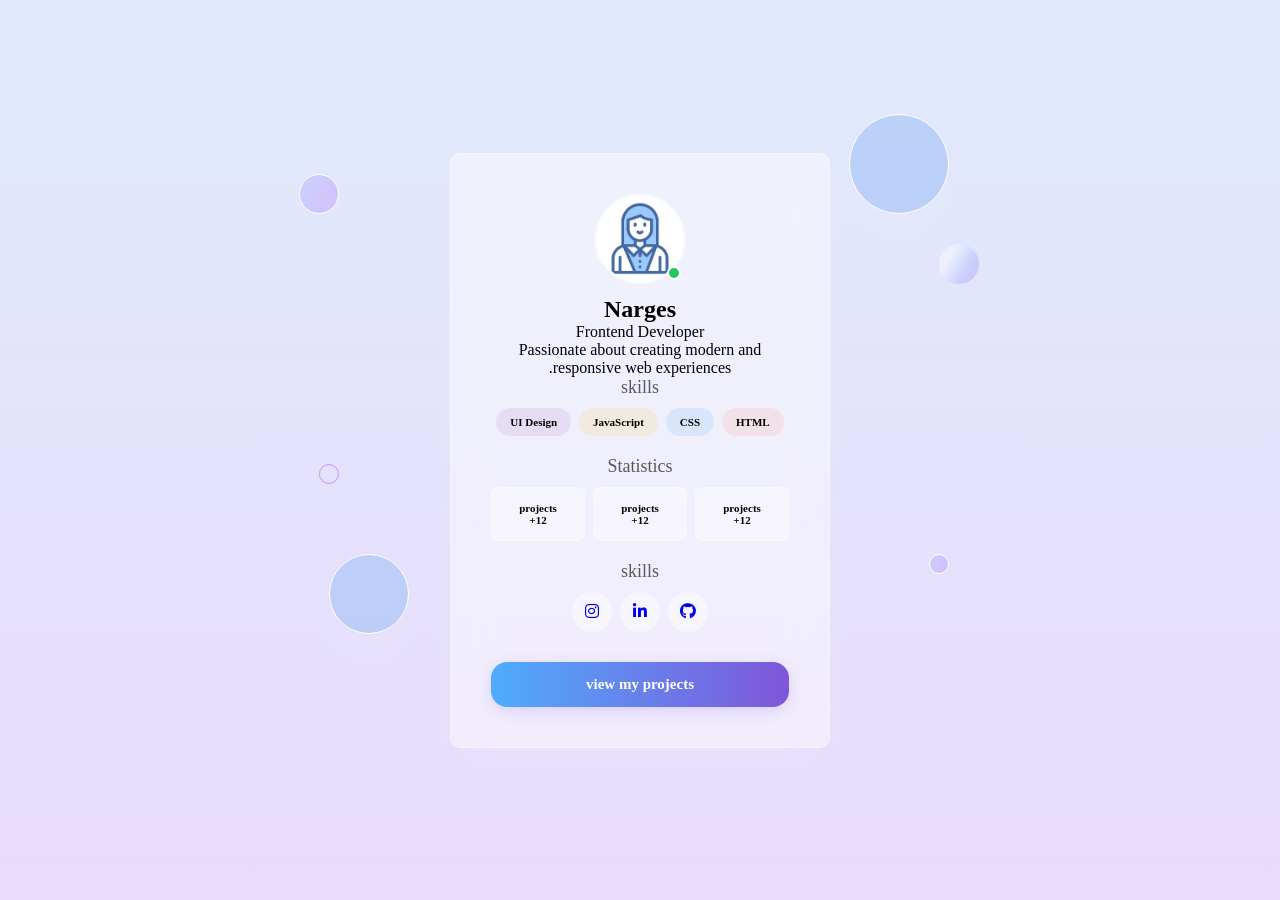
<file: 01project/index.html>
<!DOCTYPE html>
<html lang="en">
<head>
    <meta charset="UTF-8">
    <meta name="viewport" content="width=device-width, initial-scale=1.0">
    <link rel="stylesheet" href="style.css">
    <link rel="stylesheet" href="https://cdnjs.cloudflare.com/ajax/libs/font-awesome/6.4.0/css/all.min.css">
    <title>Document</title>
</head>
<body>
  <section>

    <div class="box">
        <div class="container">
            <div class="anim"  style="--i:1"></div>
            
            <div class="anim" style="--i:2"></div>

            <div class="anim" style="--i:3"></div>

            <div class="anim" style="--i:4"></div>

            <div class="anim" style="--i:5"></div>
            <div class="anim" style="--i:6"></div>

            <div class="card">
              <div class="profile">
                 <img src="images/image.png"class="avatar">
                   <div class="on"></div>
              </div>
               
                   <div class="text"> 
                     <h1 class="name">Narges</h1>
                        <p class="job-title">Frontend Developer</p>
                        <p class="bio">Passionate about creating modern and responsive web experiences.</p>
                    </div>
                    
                       
                    <div class="skills">
                      <p class="skills-tittle">skills</p>
                      <div class="skills_wrapper">
                             <span class="skill-tag html">HTML</span>
                            <span class="skill-tag css">CSS</span>
                            <span class="skill-tag js">JavaScript</span>
                            <span class="skill-tag ui">UI Design</span>
                      </div>
                    </div>
                     <div class="state">
                      <p class="state-tittle">Statistics</p>
                      <div class="state_wrapper">
                        
                            <div class="state-box">
                               <span class="skill-lable">projects</span>
                                <span class="skill-value">+12</span>
                            </div>
                            <div class="state-box">
                               <span class="skill-lable">projects</span>
                                <span class="skill-value">+12</span>
                            </div>
                            <div class="state-box">
                               <span class="skill-lable">projects</span>
                                <span class="skill-value">+12</span>
                            </div>
                            </div>
                            </div>
                            
                            <div class="social">
                      <p class="social-tittle">skills</p>
                      <div class="social_wrapper">
                             <span class="social-box"><a href="#" class="social-btn github"><i class="fab fa-github"></i></a>
</span>
                            <span class="social-box"><a href="#" class="social-btn linkedin"><i class="fab fa-linkedin-in"></i></a></span>
                            <span class="social-box"><a href="#" class="social-btn instagram"><i class="fab fa-instagram"></i></a></span>
                      </div>
                          
                      </div>
                      <button class="main-btn">
                        view my projects
                      </button>
                    </div>
  </section>
</body>
</html>
</file>
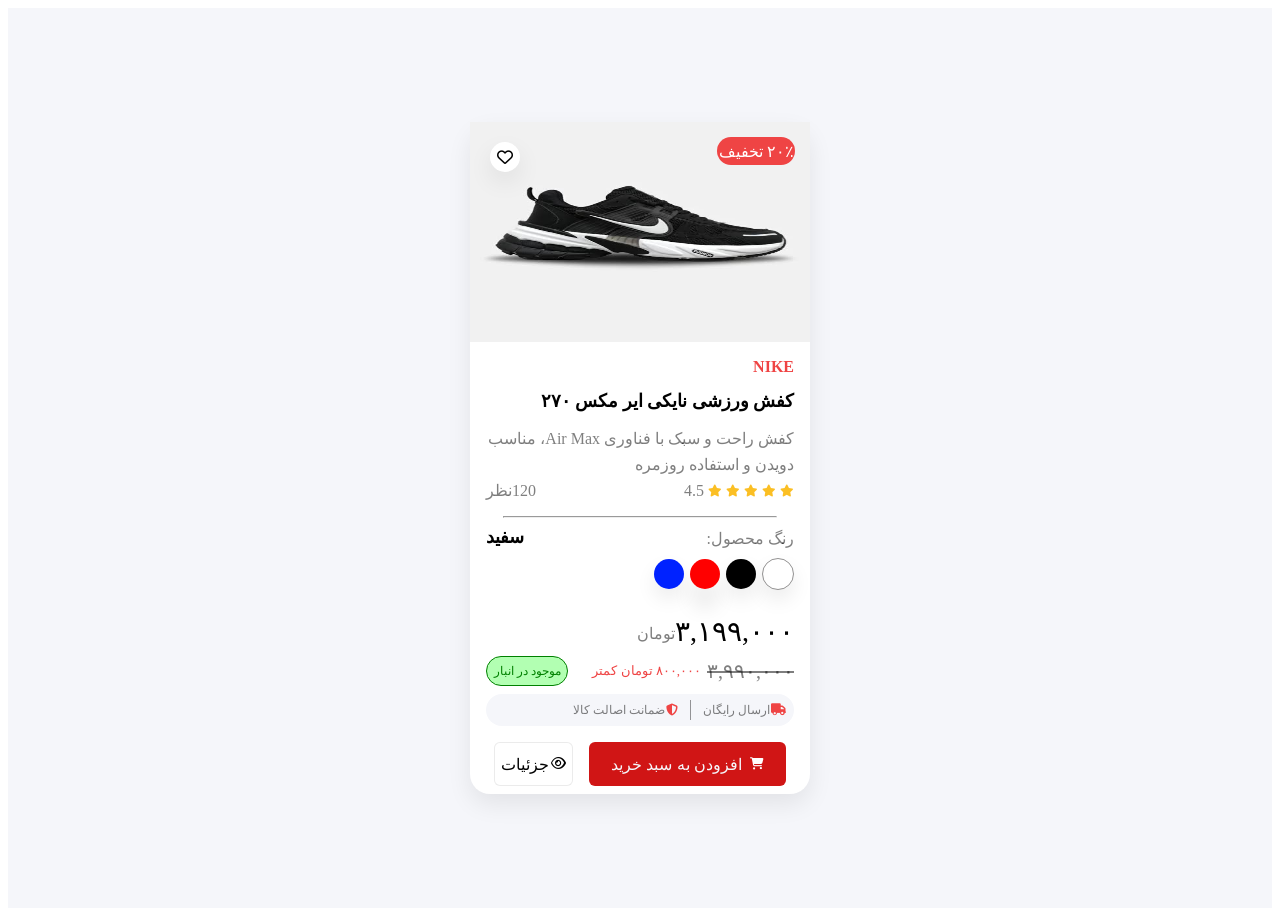
<file: product-card/index.html>
<!DOCTYPE html>
<html lang="fa" dir="rtl">
<head>
    <meta charset="UTF-8">
    <meta name="viewport" content="width=device-width, initial-scale=1.0">
    <title>Document</title>
    <link rel="stylesheet" href="style.css">
    <link rel="stylesheet" href="https://cdnjs.cloudflare.com/ajax/libs/font-awesome/6.7.2/css/all.min.css">
</head>
<body>
    <div class="container">
        <div class="card">
            <div class="image">
                <div class="photo">
                    <img src="images/images (8).jpg" alt="">
                </div>
                <div class="takhfif">
                    <p>۲۰٪ تخفیف</p>
                </div>
                <div class="like">
                     <i class="fa-regular fa-heart"></i>
                </div>
                </div>
                <div class="text">
                   <p class="mark">   NIKE</p>
                        <p class="tittle">کفش ورزشی نایکی ایر مکس ۲۷۰</p>
                 <p class="info">کفش راحت و سبک با فناوری Air Max، مناسب دویدن و استفاده روزمره</p>
                    <div class="comment">
                        <div class="rating">
    <i class="fa-solid fa-star"></i>
    <i class="fa-solid fa-star"></i>
    <i class="fa-solid fa-star"></i>
    <i class="fa-solid fa-star"></i>
    <i class="fa-solid fa-star"></i>
    <p>4.5</p>
    </div>
    <p>120نظر</p>


                    </div>
               
     </div>

    <hr>
    <div class="detail">
        <div class="color">
            <p class="info"> رنگ محصول:</p>
            <p class="tittle">سفید</p>
        </div>
        <div class="btn-color">
            <div class="btn"></div>
            <div class="btn"></div>
            <div class="btn"></div>
            <div class="btn"></div>
        </div>
        <div class="price">
            <div class="price-new">
            <p class="number">۳,۱۹۹,۰۰۰</p>
            <p class="info">تومان</p>
        </div>
        <div class="sec">
             <div class="sec1">
            <del class="price-old">۳,۹۹۰,۰۰۰</del>
            <p class="takhfif-titr">۸۰۰,۰۰۰ تومان کمتر</del>
        </div>
        <div class="sec2"><p class="t-green">
            موجود در انبار
        </p>
    </div>
        </div>
       
        </div>
        <div class="tazmin">
            <div class="ersal">
                <i class="fa-solid fa-truck"></i>
                <p class="tazmin-t">ارسال رایگان</p>
            </div>
            <div class="line">

            </div>
            <div class="zemanat">
                <i class="fa-solid fa-shield-halved"></i>
                <p class="tazmin-t">ضمانت اصالت کالا</p>
            </div>
        </div>
        <div class="button">
            <button class="btn-buy">
                <i class="fa-solid fa-cart-shopping"></i>
                <p class="buy-t">افزودن به سبد خرید</p>

            </button>
            <button class="btn-detail">
                <i class="fa-regular fa-eye"></i>
                <p class="detail-t">جزئیات</p>
            </button>
        </div>
    </div>
    </div>
    </div>
</body>
</html>
</file>
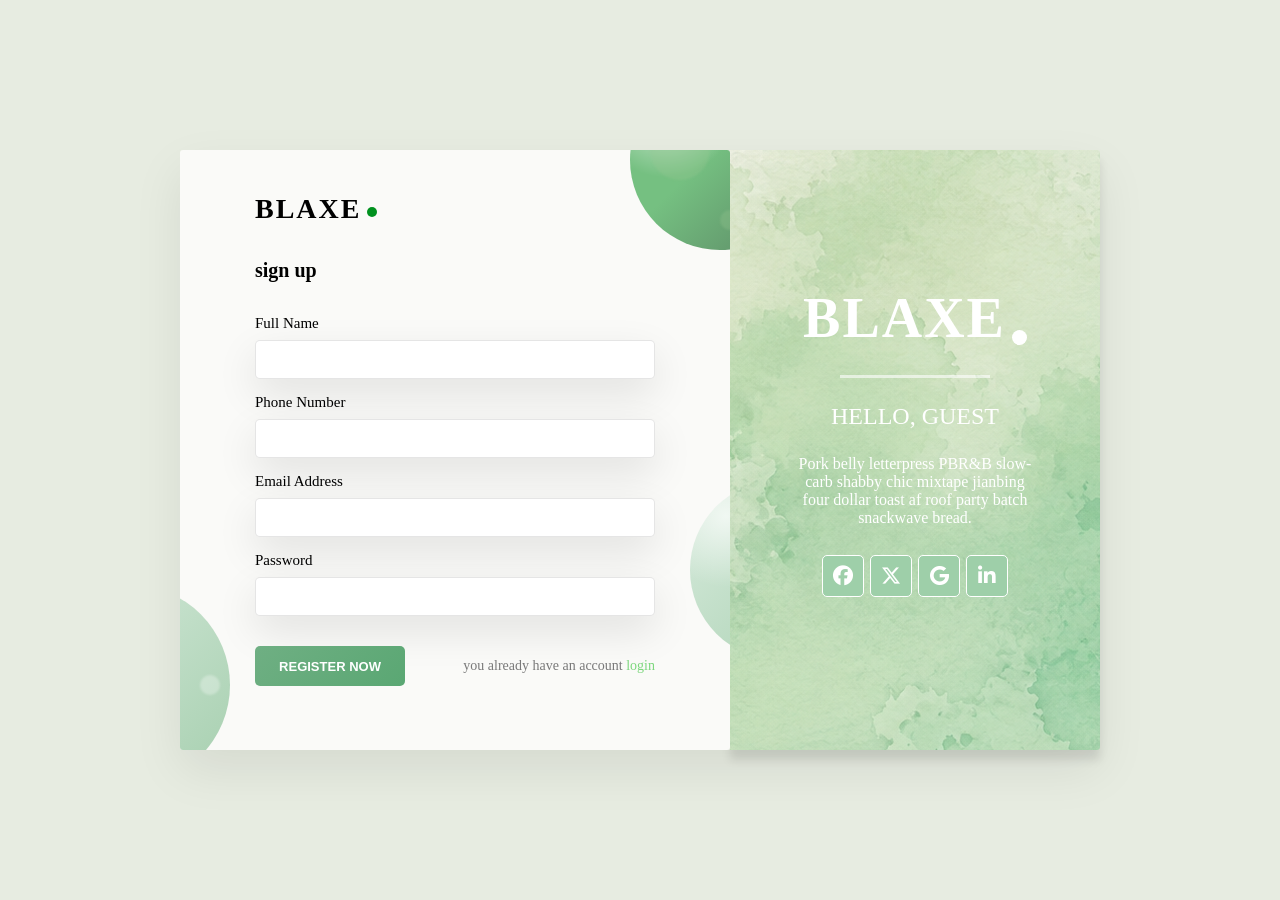
<file: signup-page-ui/index.html>
<!DOCTYPE html>
<html lang="en" dir="ltr">
<head>
    <meta charset="UTF-8">
    <meta name="viewport" content="width=device-width, initial-scale=1.0">
    <title>Document</title>
    <link rel="stylesheet" href="style.css">
    <link rel="stylesheet" href="https://cdnjs.cloudflare.com/ajax/libs/font-awesome/6.7.2/css/all.min.css">
</head>
<body>
  
    <div class="card">
      
        <div class="left-sec">
            <div class="circle">
                <div class="blur-circle"></div>
                <div class="blur-circle"></div>
            </div>
            <div class="circle"></div>
            <div class="circle"><div class="blur-circle"></div></div>
            <div class="form">
                <div class="tittle">
                    
                    <h2>BLAXE</h2>
                    <div class="on"></div>
                    
                </div>
                <div class="sign">
                    <p>sign up</p>
                </div>
                <form action="">
                    <div class="input-box">
                    <label for="name">Full Name</label>
                     <input type="text" id="name">
                    </div>
                    <div class="input-box">
                    <label for="name">Phone Number</label>
                     <input type="text" id="name">
                    </div>
                    <div class="input-box">
                    <label for="name">Email Address</label>
                     <input type="text" id="name">
                    </div>
                    <div class="input-box">
                    <label for="name"> Password</label>
                     <input type="text" id="name">
                    </div>
                   
                </form>
                <div class="register-box">
                    <button class="register">
                    <p class="t-register">REGISTER NOW</p>
                </button>
                <p class="login"> you already have an account <span class="log">login</span></p>
            </div>
                
            </div>
        </div>
          <div class="right-sec">
            <div class="info-box">
                <div class="tittle">
                    <h2>BLAXE</h2>
                    <div class="on"></div>
                </div>
                <div class="line"></div>
                <div class="hi">HELLO, GUEST</div>
                <div class="info"><p>Pork belly letterpress PBR&B slow-carb shabby
chic mixtape jianbing four dollar toast af roof
party batch snackwave bread.</p></div>
                <div class="icon">
                    <div class="icon-box"><i class="fa-brands fa-facebook"></i></div>
                    <div class="icon-box"><i class="fa-brands fa-x-twitter"></i></div>
                    <div class="icon-box"><i class="fa-brands fa-google"></i></div>
                    <div class="icon-box"><i class="fa-brands fa-linkedin-in"></i></div>

                </div>
            </div>

        </div>
    </div>
  </div>
</body>
</html>
</file>
<file: 01project/style.css>
body{
    width: 100%;
    height: 100vh;
    background: linear-gradient(#E0EAFC,#E8DBFC);
     overflow: hidden;
}
 
.box{
    width: 800px;
    height: 800px;
    display: flex;
    justify-content: center;
    align-items: center;
    padding: 40px;
    position: relative;
     overflow: hidden;
}
*{
    margin: 0;
    padding: 0;
    box-sizing: border-box;
    font-family: "B Koodak";
    direction: rtl;
}

section{
    display: flex;
    justify-content: center;
    align-items: center;
    height: 100vh;
    width: 100%;
    position: relative;
}

.box .container{
    position: relative;
    z-index: 2;
    width: 380px;
    height: auto;
    background-color: rgba(255, 255, 255, 0.45);
    backdrop-filter: blur(20px);
    box-shadow: 0 25px 45px rgba(255, 255, 255, 0.1);
    border-radius: 10px;
    border: 1px solid rgba(255, 255, 255, 0.4);
    display: flex;
    justify-content: center;
    align-items: center;
    flex-direction: column;
    text-align: center;
    padding: 40px;
    z-index: 10;
    transition: 0.5s;
}

.box .container:hover{
    transform: translateY(-10px);
    border: 1px solid rgba(255, 255, 255, 0.4);
    
}
.box .container .card{
    display: flex;
    justify-content: space-between;
    align-items: center;
    flex-direction: column;
}
.box .container .card .profile{
    position: relative;
    width: 90px;
    height: 90px;
    margin-bottom: 12px;
}
.box .container .on {
  position: absolute;
    bottom: 4px;
    right: 4px;
    width: 14px;
    height: 14px;
    background-color: #22C55E;
    border: 2.5px solid #fff;
    border-radius: 50%;

}
.box .container .avatar{
   width: 100%;
    height: 100%;
    border-radius: 50%;
    object-fit: cover;
    border: 2px solid rgba(255, 255, 255, 0.8);
}
.skills{
    width: 100%;
    margin-bottom: 20px;
    text-align: center;

}
 .skills-tittle {
    font-size: 18px;
    color: #595959;
     margin-bottom: 10px;
 }
 .skills_wrapper{
    display: flex;
    justify-content: center;
    flex-wrap: wrap;
    gap: 8px;
}
.skill-tag{
    padding: 8px 14px;
    border-radius:100px;
    font-size: 11px;
    font-weight: 600;
}

.skill-tag.html { background-color: rgba(255, 127, 80, 0.12);  }
.skill-tag.css { background-color: rgba(52, 152, 219, 0.12);  }
.skill-tag.js { background-color: rgba(241, 196, 15, 0.12);  }
.skill-tag.ui { background-color: rgba(155, 89, 182, 0.12); }
.skill-tag.html:hover { background-color:  #d46317; }
.skill-tag.css:hover { background-color: #388fc9; }
.skill-tag.js:hover { background-color:  #b79c30; }
.skill-tag.ui:hover { background-color:  #9e55bd; }
.state{
    width: 100%;
    margin-bottom: 20px;
    text-align: center;

}
 .state-tittle {
    font-size: 18px;
    color: #595959;
     margin-bottom: 10px;
}
.state_wrapper{
    display: flex;
    justify-content: center;
    flex-wrap: wrap;
    gap: 8px;
}
.state-box{
    flex:1;
    background-color: rgba(255, 255, 255, 0.4);
    border: 1px solid rgba(255, 255, 255, 0.3);
    justify-content: center;
    flex-direction: column;
    padding: 14px 18px;
    border-radius:10%;
    font-size: 11px;
    font-weight: 600;
    gap: 4px;
}
.state-box:hover{
    border-color: #79abfd;
    box-shadow: 0 2px 5px #79abfd;
}
.social{
    width: 100%;
    margin-bottom: 20px;
    text-align: center;

}
 .social-tittle {
    font-size: 18px;
    color: #595959;
     margin-bottom: 10px;
}
.social_wrapper{
    display: flex;
    justify-content: center;
    flex-wrap: wrap;
    gap: 8px;
}
.social-box{
     display: flex;
    justify-content: center;
    align-items: center;
    flex-wrap: wrap;
    gap: 8px;
    width: 40px;
    height: 40px;
    background-color: rgba(255, 255, 255, 0.4);
    border-radius:50%;
    
}
.social-box:nth-child(1):hover{
   border:2px solid #db6eff;
    box-shadow: 0 2px 5px #db6eff;
}
.social-box:nth-child(2):hover{
    border:2px solid #79abfd;
    box-shadow: 0 2px 5px #79abfd;
}
.social-box:nth-child(3):hover{
   border:2px solid #ffffff;
    box-shadow: 0 2px 5px #767575;
}
.main-btn {
    width: 100%;
    padding: 14px;
    margin-top: 10px;
    border: none;
    border-radius: 16px;
    background: linear-gradient(90deg, #4FACFE, #7F56D9);
    color: #ffffff;
    font-size: 15px;
    font-weight: 600;
    cursor: pointer;
    box-shadow: 0 4px 15px rgba(127, 86, 217, 0.2);
    transition: all 0.3s cubic-bezier(0.4, 0, 0.2, 1);
}
.main-btn:hover {
    background: linear-gradient(90deg, #3B82F6, #6366F1);
    box-shadow: 0 8px 24px rgba(99, 102, 241, 0.45);
}
.box .anim{
    position: absolute;
    backdrop-filter: blur(5px);
    box-shadow: 0 25px 45px rgba(255, 255, 255, 0.1);
    z-index: 0;
    animation: animate 10s infinite;
    animation-delay: calc(-1s * var(--i));
}
.box .anim:nth-child(1){
    background-color:rgba(162, 194, 246, 0.6);
    border: 1px solid rgb(255, 255, 255);
    border-radius: 50px;
    width: 100px;
    height: 100px;
    top: -40px;
    right: -120px;
     z-index: 0;
}
.box .anim:nth-child(2){
    background:linear-gradient(120deg ,rgba(165, 180, 252, 0.4),rgba(192, 132, 252, 0.4));
    border: 1px solid rgb(255, 255, 255);
    filter: blur(0.4px);
    border-radius: 50px;
    width: 40px;
    height: 40px;
    top: 20px;
    right: 490px;
}
.box .anim:nth-child(3){
    
    border: 1px solid rgba(144, 34, 254, 0.4);
    filter: blur(0.4px);
    border-radius: 50px;
    width: 20px;
    height: 20px;
    top: 310px;
    right: 490px;
}
.box .anim:nth-child(4){
    background-color:rgba(162, 194, 246, 0.6);
    border: 1px solid rgb(255, 255, 255);
    border-radius: 50px;
    width: 80px;
    height: 80px;
    top: 400px;
    right: 420px;
}
.box .anim:nth-child(5){
    background:linear-gradient(120deg ,rgba(165, 180, 252, 0.4),rgba(192, 132, 252, 0.4));
    border: 1px solid rgb(255, 255, 255);
    filter: blur(0.4px);
    border-radius: 50px;
    width: 20px;
    height: 20px;
    top: 400px;
    right: -120px;
}
.box .anim:nth-child(6){
    background:linear-gradient(120deg ,rgba(255, 255, 255, 0.4) 30%,rgba(165, 180, 252, 0.4),rgba(192, 132, 252, 0.4));
    filter: blur(0.4px);
    border-radius: 50px;
    width:40px;
    height:40px;
    top: 90px;
    right: -150px;
}
@keyframes animate{
    0%,100%{
transform: translateY(-20px);

    }
    50%{
transform: translateY(20px);
    }
}
</file>
<file: product-card/style.css>
.container{
    background-color: #F5F6FA;
    height: 100vh;
    width: 100%;
    display: flex;
    justify-content: center;
    align-items: center;
    margin: 0;
}
.card {
    width: 340px;
    height: auto;
    background-color: #FFFFFF;
    border-radius: 20px;
    box-shadow: 0 10px 25px rgba(0,0,0,0.08)
}
.image{
    position: relative;
     width: 100%;
    height: 220px;
}
.photo img{
    width: 100%;
    height: 220px;
}
.takhfif{
    position: absolute;
    width: 78px;
    height: 28px;
    border-radius: 25px;
    background-color: #EF4444;
    top: 15px;
    right: 15px;
    text-align: center;
    display: flex;
    justify-content: center;
    align-items: center;
}
.takhfif p{
    color: #FFFFFF;
}
.like{
    position: absolute;
    width: 30px;
    height: 30px;
    border-radius: 20px;
    display: flex;
    justify-content: center;
    align-items: center;
    box-shadow: 0 10px 25px rgba(0,0,0,0.08);
    top: 20px;
    left: 20px;
    background-color: #FFFFFF;
}
.text{
    height: 150px;
    margin-left: 16px;
    margin-right: 16px;
}
 .tittle{
    height: 18px;
    font-size: 18px;
    font-weight: 700;
}
 .mark {
    height: 14px;
    color: #EF4444;
    font-size: 16px;
    font-weight: 700;
}
 .info {
    height: 20px;
    font-size: 16px;
    font-weight: 400;
    line-height: 1.6;
    color: rgba(0,0,0,0.5);
}
.rating{
    display: flex;
    align-items: center;
    gap: 4px;
   
}
.rating i{
     color:  #FBBF24;
    font-size: 12px;
}
.comment{
    padding: 0;
    margin: 0;
    display: flex;
    justify-content: space-between;
    align-items: center;
    gap: 4px;
    font-size: 16px;
    font-weight: 400;
    line-height: 1.6;
    color: rgba(0,0,0,0.5);
}
hr{
    color: rgba(0,0,0,0.5);
    width: 80%;
}
.detail{
    height:220px;
    display: flex;
    align-items: center;
    flex-direction: column;
    height: auto;
    margin-left: 16px;
    margin-right: 16px;
}
.color{
    height: 25px;
    width: 100%;
    margin-left: 16px;
    margin-right: 16px;
    display: flex;
    justify-content: space-between;
    align-items: center;
    height: auto;
}
.color p{
    height: 16px;
    margin: 0;
}
.btn-color{
    width: 100%;
    margin: 16px;
    display: flex;
    justify-content: flex-start;
    align-items: center;
    height: auto;
    gap: 6px;
}
.btn-color .btn:nth-child(1){
    width: 30px;
    height: 30px;
    border-radius: 20px;
    background-color: #FFFFFF;
    border: 1px solid rgb(147, 146, 146);
    box-shadow: 0 10px 20px rgba(0,0,0,0.08);
    transition: 0.5s;
}
.btn-color .btn:nth-child(2){
    width: 30px;
    height: 30px;
    border-radius: 20px;
    background-color: #000000;
    box-shadow: 0 10px 20px rgba(0,0,0,0.08);
    transition: 0.5s;
}
.btn-color .btn:nth-child(3){
    width: 30px;
    height: 30px;
    border-radius: 20px;
    background-color: #ff0000;
    box-shadow: 0 20px 20px rgba(0,0,0,0.08);
    transition: 0.5s;
}
.btn-color .btn:nth-child(4){
    width: 30px;
    height: 30px;
    border-radius: 20px;
    background-color: #0022ff;
    box-shadow: 0 10px 20px rgba(0, 0, 0, 0.08);
    transition: 0.5s;
}
.btn-color .btn:nth-child(1):hover{
    width: 32px;
    height: 32px;
    box-shadow: 0 20px 20px rgba(0, 0, 0, 0.08);
}
.btn-color .btn:nth-child(2):hover{
    width: 32px;
    height: 32px;
    box-shadow: 0 20px 20px rgba(0, 0, 0, 0.08);
}
.btn-color .btn:nth-child(3):hover{
    width: 32px;
    height: 32px;
    box-shadow: 0 20px 20px rgba(0, 0, 0, 0.08);
}
.btn-color .btn:nth-child(4):hover{
    width: 32px;
    height: 32px;
    box-shadow: 0 20px 20px rgba(0, 0, 0, 0.08);
}
.price{
     display: flex;
    justify-content: flex-start;
    align-items: center;
    flex-direction: column;
    padding: 0;
    width: 100%;
    height: 80px;
}
.price-new{
    display: flex;
    justify-content: flex-start;
    align-items: center;
    padding: 0;
    width: 100%;
    height: 50px;
}
.number{
    font-size: 28px;
}
.sec1{

    height: 30px;
    display: flex;
    justify-content: flex-start;
    align-items: center;
}
.price-old{
    margin-left: 6px;
    padding: 0;
    font-size: 20px;
    color: rgba(0,0,0,0.5);
}
.takhfif-titr{
    font-size: 13px;
    color: #EF4444;
}
.sec{
    width: 100%;
    height: 30px;
    display: flex;
    justify-content: space-between;
    align-items: center; 
}
.sec2{
    display: flex;
    align-items: center;
    justify-content: center;
    border-radius: 20px;
    width: 80px;
    height: 28px;
    background-color: rgb(178, 255, 178);
    border: 1px solid green;
}
.t-green{
    font-size: 12px;
    color: green;
}
.tazmin{
    width: 100%;
    height: 32px;
    display: flex;
    align-items: center;
    justify-content: flex-start;
    background-color: #F5F6FA;
    border-radius: 40px;
    margin: 8px;
    gap: 12px;
}
.ersal {width: auto;
    height: 28px;
    display: flex;
    align-items: center;
    margin-right: 8px;
}
.zemanat{width: auto;
    height: 28px;
    display: flex;
    align-items: center;
}
 .tazmin-t {
    align-items: center;
    margin-right: 1px;
    height: 18px;
    font-size: 12px;
    font-weight: 400;
    line-height: 1.6;
    color: rgba(0,0,0,0.5);
}
.ersal i,
.zemanat i{
    
    color: #EF4444;
    font-size: 12px;
}
.line   {width: 1px;
height: 20px;
background-color:rgba(0,0,0,0.4);}
.button{
    display: flex;
    justify-content: space-between;
    align-items: center;
    width: 100%;
    height: 60px;
}
.btn-buy{
    margin: 8px;
    display: flex;
    align-items: center;
    justify-content: center;
    background-color: #d01515;
    width: 75%;
    height: 44px;
    border-radius: 6px;
    border: none;
    gap: 8px;
}
.btn-detail{
    margin: 8px;
    background-color: #ffffff;
    display: flex;
    align-items: center;
    justify-content: center;
    width: 27%;
    height: 44px;
    border-radius: 6px;
    border: 1px solid rgba(0,0,0,0.08);
    gap: 2px;
}
.buy-t{
    height: 18px;
    font-size: 16px;
    color: #F5F6FA;
}
.btn-buy i{
    font-size: 12px;
    color: #FFFFFF;
}
.detail-t{
    font-size: 16px;
}
.btn-buy:hover{
    background-color: #e63232;
    
}
.btn-detail:hover{
    
    background-color: #dcdada;

}
</file>
<file: signup-page-ui/style.css>
body{
    background:#e7ece1;
    height: 100vh;
    width: 100%;
    display: flex;
    justify-content: center;
    align-items: center;
    margin: 0;
}
.card{
    
    position: relative;
    display: flex;
    width: 920px;
    height: 600px;
    box-shadow: 0 20px 50px rgba(0, 0, 0, 0.08);
    border-radius: 3px;
}
.right-sec{
    border-top-right-radius: 3px;
    border-bottom-right-radius: 3px;
    width: 370px;
    height: 100%;
    background-image: url(images/82d46d69-62d8-4190-b019-1012f6060fc6.png);
    object-fit:cover;
    background-position: center;
    background-repeat: no-repeat;
    box-shadow: 0 10px 10px rgba(0, 0, 0, 0.1);
    display: flex;
    justify-content: center;
    align-items: center;

}
.info-box{
    width: 250px;
    height: 300px;
    position: absolute;
    display: flex;
    flex-direction: column;
    justify-content: center;
    align-items: center;
    gap: 25px;
    
}
.right-sec .info-box .tittle{
    height: 50px;
    width: 100%;
    display: flex;
    justify-content: center;
    align-items: end;
    gap: 6px;
    
}
.right-sec .info-box .tittle h2{
    letter-spacing: 2px;
    margin: 0;
    font-size: 56px;
    color: #fff;
}
.right-sec .info-box .tittle .on{
    width: 15px;
    height: 15px;
    border-radius: 50%;
    background-color: #ffffff;
    margin-bottom: 5px;
}
.line{
    width: 150px;
    height: 3px;
    background-color: rgba(255, 255, 255, 0.6);;
}
.hi{
    margin: 0;
    font-size: 24px;
    color: #fff;
}
.info p{
    margin: 0;
    font-size: 16px;
    font-weight: 300;
    color: #fff;
    text-align: center;
}
.icon{
    height: 50px;
    display: flex;
    justify-content: center;
    align-items: center ;
    gap: 6px;
}
.icon-box{
     background-color: #9ecfa9;
     border: 1px solid #fff;
     display: flex;
    justify-content: center;
    align-items: center ;
     width: 40px;
     height: 40px;
     border-radius: 5px;
}
.icon-box i{
    font-size: 20px;
    color: #fff;
}
.icon-box:hover{
    transform: translatey(-2px);
    background-color: #8dc399;
}
.left-sec{
    border-top-left-radius: 3px;
    border-bottom-left-radius: 3px;
    position: relative;
    border-radius:3px;
    width: 550px;
    height: 100%;
    background-color: #fafaf8;
    overflow: hidden;
    display: flex;
    justify-content: center;
    align-items: center;
    
}
.circle:nth-child(1){
    position: absolute;
    width: 180px;
    height: 180px;
    border-radius: 50%;
    background: radial-gradient(
    circle at 20% 20%,
    rgba(255,255,255,0.7),
    transparent 35%
),
 linear-gradient(
    135deg,
    #75c081 45%,
    #5a8563 100%
);
    right: -80px;
    top: -80px;
}
.circle:nth-child(1) .blur-circle:nth-child(1){
   width: 60px;
   height: 60px;
   border-radius: 50%;
   background-color: rgba(151, 199, 147,0.3);
   filter: blur(1px);
   position: absolute;
   top: 50px;
   right:100px;

}
.circle:nth-child(1) .blur-circle:nth-child(2){
   width: 20px;
   height: 20px;
   border-radius: 50%;
   background-color: rgba(151, 199, 147,0.3);
   filter: blur(1px);
   position: absolute;
   top: 140px;
   right:70px;

}
.circle:nth-child(2){
    position: absolute;
    width: 180px;
    height: 180px;
    border-radius: 50%;
    background: radial-gradient(
    circle at 20% 20%,
    rgba(255,255,255,0.7),
    transparent 35%
),
linear-gradient(
    135deg,
    #D8EBDD,
    #A6CFAF
);
    right: -140px;
    top: 330px;
}
.circle:nth-child(3){
    position: absolute;
    width: 200px;
    height: 200px;
    border-radius: 50%;
    background: radial-gradient(
    circle at 20% 20%,
    rgba(255,255,255,0.7),
    transparent 35%
),
linear-gradient(
    135deg,
    #D8EBDD,
    #A6CFAF
);
    right: 500px;
    top: 435px;
}

.circle:nth-child(3) .blur-circle{
   width: 20px;
   height: 20px;
   border-radius: 50%;
   background-color: rgba(255, 255, 255, 0.3);
   filter: blur(1px);
   position: absolute;
   top: 90px;
   right:10px;

}
.form{
    width: 400px;
    height: 550px;
    display: flex;
    justify-content: flex-start;
    flex-direction: column;
    gap: 25px;
}
.form .tittle{
    height: 50px;
    display: flex;
    align-items: end;
    gap: 6px;
}
.form .tittle .on{
    width: 10px;
    height: 10px;
    border-radius: 50%;
    background-color: #00911f;
    margin-bottom: 8px;
}
h2{
    letter-spacing: 2px;
    margin: 0;
    font-size: 28px;
    font-weight: 700;
}
.sign {
    height: 40px;
    display: flex;
    align-items: center;
}
.sign p{
    font-size: 20px;
    font-weight: 600;
}
form{
    display: flex;
    flex-direction: column;
    gap: 15px;
}
.input-box{
    display: flex;
    flex-direction: column;
    gap: 8px;
}
label{
   font-size: 15px;
    font-weight: 500;
}
input{
    height: 35px;
    box-shadow: 0 15px 40px rgba(0,0,0,0.1);
    border: 1px solid rgba(0, 0, 0, 0.1);
    border-radius: 5px;
}
input:focus{
    border-color: #6FAF83;
    box-shadow: 0 0 0 3px rgba(111,175,131,0.2);
}
.register{
    width: 150px;
    height: 40px;
    border: none;
    border-radius: 5px;
    position: relative;
    background: linear-gradient(135deg, #6FAF83, #5AA773);

}
 
.register:hover{
    transform: translatey(-2px);
    background-color: #03a326;
    box-shadow: rgba(0, 0, 0, 0.08);
}
.t-register{
    margin: 0;
    font-size: 13px;
    font-weight: 600;
    color: #fff;
}
.register-box{
    width: 100%;
    height: 50px;
    display: flex;
    align-items: center;
    justify-content: space-between;
}.register-box .login{
    font-size: 14px;
    color: rgb(121, 121, 121);
}
span{
    color: rgb(0, 182, 3,0.5);
}
.log:hover{
    font-size: 15px;
     color: rgb(0, 182, 3);
}
@media (max-width: 800px){
   
   .circle{
    display: none;
}


    .card{
        flex-direction: column;
        width: 95%;
        height: auto;
    }

    .right-sec{
        width: 100%;
        height: 400px;
        
    }

    .left-sec{
        width: 100%;
    }
    .register-box{
        justify-content: start;
        gap: 2px;
    }
     .form{
        width: 250px;
        gap: 15px;
    }

    .input-box{
        gap: 5px;
    }
}
@media (max-width: 768px){

    h2{
        font-size: 22px;
    }

    .info p{
        font-size: 14px;
    }

    .hi{
        font-size: 18px;
    }
    
    .register-box .login{
        font-size: 12px;
    }
}
</file>
